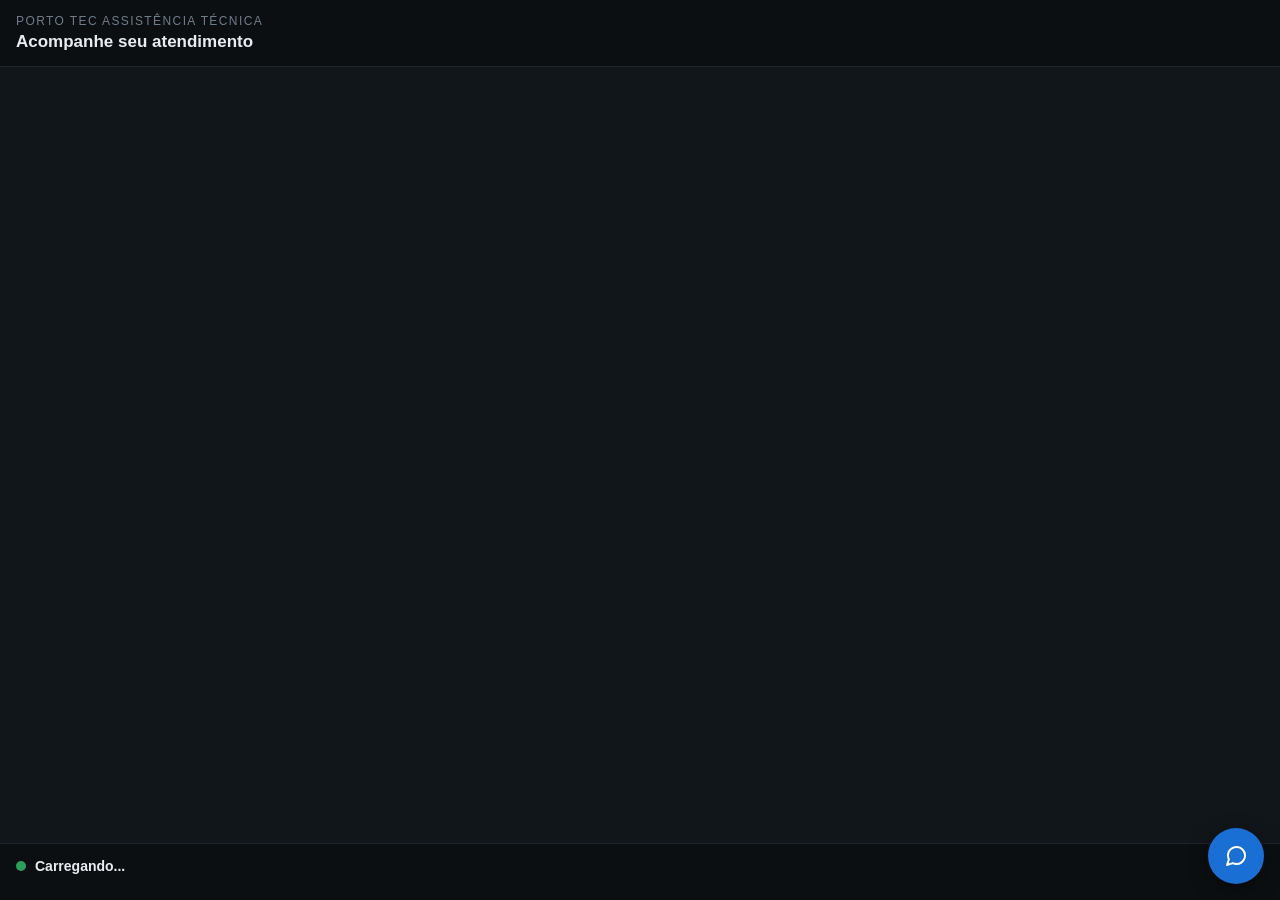
<file: templates/acompanhar.html>
<!DOCTYPE html>
<html lang="pt-BR">
<head>
  <meta charset="utf-8">
  <meta name="viewport" content="width=device-width, initial-scale=1, viewport-fit=cover">
  <title>Acompanhe seu atendimento · Porto Tec</title>
  <link rel="icon" href="/static/assets/favicon-32x32.png">
  <link rel="stylesheet" href="/static/vendor/leaflet/leaflet.css">
  <style>
    :root { color-scheme: dark; }
    * { box-sizing: border-box; }
    body {
      margin: 0; background: #0c0f12; color: #e8edf3;
      font-family: -apple-system, BlinkMacSystemFont, "Segoe UI", Roboto, sans-serif;
      min-height: 100vh; display: flex; flex-direction: column;
    }
    header { padding: 14px 16px; border-bottom: 1px solid #1e252d; }
    .marca { font-size: 12px; letter-spacing: 1.4px; text-transform: uppercase; color: #6f7d8c; }
    h1 { font-size: 17px; margin: 4px 0 0; font-weight: 700; }
    #mapa { flex: 1; min-height: 320px; background: #11161b; }
    .painel { padding: 14px 16px 20px; border-top: 1px solid #1e252d; }
    .estado {
      display: flex; align-items: center; gap: 9px;
      font-size: 14px; font-weight: 600; margin-bottom: 6px;
    }
    .bolinha { width: 10px; height: 10px; border-radius: 50%; background: #2aa05c; flex: none; }
    .bolinha.pulsa { animation: pulsa 1.6s ease-in-out infinite; }
    .bolinha.parado { background: #8b97a3; animation: none; }
    @keyframes pulsa { 0%,100% { opacity: 1; } 50% { opacity: .35; } }
    .detalhe { font-size: 12.5px; color: #94a1ae; line-height: 1.6; }
    .aviso {
      margin-top: 10px; padding: 10px 12px; border-radius: 8px;
      background: rgba(42,160,92,.12); border: 1px solid rgba(42,160,92,.3);
      font-size: 12.5px; line-height: 1.55;
    }
    .aviso.encerrado { background: rgba(139,151,163,.12); border-color: rgba(139,151,163,.3); }
    /* Cartão do técnico: quem espera em casa quer saber quem vai chegar.
       Fica ACIMA do mapa de propósito — é a primeira coisa que o cliente lê. */
    .tec-cartao {
      display: flex; align-items: center; gap: 12px;
      padding: 12px 16px; border-bottom: 1px solid #1e252d;
      background: #10151a;
    }
    .tec-cartao:empty { display: none; }
    .avatar {
      width: 46px; height: 46px; border-radius: 50%; object-fit: cover;
      flex: none; border: 2px solid #2a333d;
    }
    .avatar.sem-foto {
      display: flex; align-items: center; justify-content: center;
      color: #fff; font-weight: 700; font-size: 19px; border-color: transparent;
    }
    .tec-nome { font-size: 15px; font-weight: 700; }
    .tec-papel { font-size: 11.5px; color: #7f8d9b; margin-top: 2px; }


    /* ─── Chat flutuante ────────────────────────────────────────────
       Bolinha no canto direito. O cliente nao tem conta e nao vai criar uma
       para perguntar "que horas ele chega?" -- o link dele JA e a credencial,
       entao a conversa vive dentro da propria pagina de acompanhamento. */
    .chat-bolha {
      position: fixed; right: 16px; bottom: 16px; z-index: 900;
      width: 56px; height: 56px; border-radius: 50%;
      background: #1a6fd4; color: #fff; border: none; cursor: pointer;
      display: flex; align-items: center; justify-content: center;
      box-shadow: 0 6px 20px rgba(0,0,0,.45);
      transition: transform .15s ease;
    }
    .chat-bolha:hover { transform: scale(1.06); }
    .chat-bolha .badge-chat {
      position: absolute; top: -2px; right: -2px; min-width: 20px; height: 20px;
      border-radius: 99px; background: #e04c4c; color: #fff;
      font-size: 11px; font-weight: 700; display: none;
      align-items: center; justify-content: center; padding: 0 5px;
    }
    .chat-bolha .badge-chat.tem { display: flex; }

    .chat-janela {
      position: fixed; right: 16px; bottom: 82px; z-index: 900;
      width: min(340px, calc(100vw - 32px)); max-height: min(460px, 70vh);
      display: none; flex-direction: column;
      background: #10161c; border: 1px solid #1e252d; border-radius: 14px;
      box-shadow: 0 10px 34px rgba(0,0,0,.55); overflow: hidden;
    }
    .chat-janela.aberto { display: flex; }
    .chat-topo {
      padding: 12px 14px; border-bottom: 1px solid #1e252d;
      font-size: 13px; font-weight: 700;
    }
    .chat-topo small { display: block; font-weight: 400; font-size: 11px; color: #7f8d9b; margin-top: 2px; }
    .chat-corpo { flex: 1; overflow-y: auto; padding: 12px; display: flex; flex-direction: column; gap: 8px; }
    .msg { max-width: 82%; padding: 8px 11px; border-radius: 12px; font-size: 13px; line-height: 1.45; }
    .msg .hora { display: block; font-size: 10px; opacity: .6; margin-top: 3px; }
    .msg.deles { align-self: flex-start; background: #1b2530; border-bottom-left-radius: 4px; }
    .msg.minha { align-self: flex-end; background: #1a6fd4; border-bottom-right-radius: 4px; }
    .msg.sistema { align-self: center; background: rgba(42,160,92,.14); color: #9fe3ba; font-size: 12px; text-align: center; }
    .chat-envio { display: flex; gap: 6px; padding: 10px; border-top: 1px solid #1e252d; }
    .chat-envio input {
      flex: 1; background: #0c1116; border: 1px solid #1e252d; border-radius: 9px;
      color: #e8edf3; padding: 9px 11px; font-size: 13px; font-family: inherit;
    }
    .chat-envio button {
      background: #1a6fd4; color: #fff; border: none; border-radius: 9px;
      padding: 0 14px; cursor: pointer; font-weight: 600;
    }

    /* Leaflet injeta estilo inline nos tiles; sem isso o mapa fica claro
       demais ao lado do resto da página. */
    .leaflet-tile { filter: brightness(.85) saturate(.9); }
  </style>
</head>
<body>
  <header>
    <div class="marca">Porto Tec Assistência Técnica</div>
    <h1 id="titulo">Acompanhe seu atendimento</h1>
  </header>

  <div class="tec-cartao" id="cabecalho-tecnico"></div>

  <div id="mapa"></div>

  <div class="painel">
    <div class="estado">
      <span class="bolinha pulsa" id="bolinha"></span>
      <span id="estado-txt">Carregando...</span>
    </div>
    <div class="detalhe" id="detalhe"></div>
    <div id="caixa-aviso"></div>
  </div>


  <button class="chat-bolha" id="chat-bolha" aria-label="Falar com a Porto Tec">
    <svg width="24" height="24" viewBox="0 0 24 24" fill="none" stroke="currentColor" stroke-width="2" stroke-linecap="round" stroke-linejoin="round"><path d="M21 11.5a8.38 8.38 0 0 1-.9 3.8 8.5 8.5 0 0 1-7.6 4.7 8.38 8.38 0 0 1-3.8-.9L3 21l1.9-5.7a8.38 8.38 0 0 1-.9-3.8 8.5 8.5 0 0 1 4.7-7.6 8.38 8.38 0 0 1 3.8-.9h.5a8.48 8.48 0 0 1 8 8v.5z"/></svg>
    <span class="badge-chat" id="chat-badge"></span>
  </button>

  <div class="chat-janela" id="chat-janela" role="dialog" aria-label="Conversa com a Porto Tec">
    <div class="chat-topo">Falar com a Porto Tec
      <small>Dúvida sobre o atendimento? Escreva aqui.</small>
    </div>
    <div class="chat-corpo" id="chat-corpo"></div>
    <form class="chat-envio" id="chat-form">
      <input id="chat-texto" placeholder="Escreva sua mensagem..." autocomplete="off" maxlength="1000">
      <button type="submit" aria-label="Enviar">↑</button>
    </form>
  </div>

  <script src="/static/vendor/leaflet/leaflet.js"></script>
  <script>
    (function () {
      const TOKEN = {{ token | tojson }};
      // Dois ritmos. Com o tecnico se movendo no mapa, 20s acompanha o
      // carrinho de perto. Sem posicao ao vivo so ha a previsao, que muda com
      // o relogio: 60s basta e poupa bateria e dados de quem esta esperando.
      const INTERVALO_AO_VIVO = 20000;
      const INTERVALO_PREVISAO = 60000;

      let mapa = null;
      // Guardada fora do desenho porque desenharTecnico() roda a cada ciclo e
      // a foto vem uma vez só, junto com o resto da resposta.
      let fotoTecnico = null;
      let marcadorTecnico = null;
      let circuloPrecisao = null;
      let linhaRota = null;
      let jaEnquadrou = false;

      function iniciarMapa(centro) {
        // setView junto com a criacao: adicionar camada antes de haver visao
        // definida quebra o Leaflet com "undefined (reading 'intersects')".
        mapa = L.map('mapa', { attributionControl: false }).setView(centro, 15);
        L.tileLayer('https://{s}.tile.openstreetmap.org/{z}/{x}/{y}.png', { maxZoom: 18 }).addTo(mapa);
      }

      function hora(txtUtc) {
        if (!txtUtc) return null;
        // O servidor grava "AAAA-MM-DD HH:MM:SS" em UTC. O Z e o T explicitos
        // fazem o navegador converter para o fuso de quem esta olhando; sem
        // eles, o iPhone interpreta como hora local e mostra 3h a menos.
        const d = new Date(String(txtUtc).replace(' ', 'T') + 'Z');
        return isNaN(d) ? null : d;
      }

      function formatar(d) {
        return d.toLocaleTimeString('pt-BR', { hour: '2-digit', minute: '2-digit' });
      }

      // Cartão com a cara e o nome de quem vai chegar, acima do mapa.
      function mostrarCabecalhoTecnico(d) {
        const alvo = document.getElementById('cabecalho-tecnico');
        if (!alvo || alvo.dataset.pronto === '1') return;

        const cor = d.tecnico_cor || '#1a6fd4';
        const inicial = (d.tecnico || '?').trim().charAt(0).toUpperCase();
        const avatar = d.tecnico_foto
          ? `<img src="${d.tecnico_foto}" alt="" class="avatar">`
          : `<div class="avatar sem-foto" style="background:${cor}">${inicial}</div>`;

        alvo.innerHTML = `${avatar}
          <div>
            <div class="tec-nome">${d.tecnico || 'Técnico'}</div>
            <div class="tec-papel">Técnico da Porto Tec a caminho</div>
          </div>`;
        alvo.dataset.pronto = '1';   // não redesenha a cada ciclo
      }

      function haQuantoTempo(seg) {
        if (seg == null) return '';
        if (seg < 60) return 'agora mesmo';
        const min = Math.round(seg / 60);
        if (min < 60) return `ha ${min} min`;
        return `ha ${Math.round(min / 60)} h`;
      }

      // Desenha (ou move) o carrinho do tecnico e o tracejado ate a casa.
      // Pino cinza e opaco quando a posicao envelheceu: o cliente precisa
      // enxergar a diferenca entre "esta aqui" e "foi visto aqui ha 8 min",
      // senao interpreta carro parado como tecnico que nao saiu do lugar.
      function desenharTecnico(pos, destino) {
        if (!mapa || !pos) return;
        const aoVivo = pos.ao_vivo;
        const cor = aoVivo ? '#1a6fd4' : '#8b95a3';
        const ponto = [pos.lat, pos.lng];

        // Com foto, o pino É o rosto do técnico — mesma ideia do aplicativo de
        // corrida: quem espera em casa quer saber QUEM vai bater na porta.
        // Sem foto, volta ao carrinho. O anel colorido mantém a leitura de
        // "ao vivo" (cor) x "posição antiga" (cinza) nos dois casos.
        const miolo = fotoTecnico
          ? `<img src="${fotoTecnico}" alt="" style="width:100%;height:100%;
               border-radius:50%;object-fit:cover;display:block;">`
          : '<span style="font-size:16px;line-height:1">🚗</span>';

        const icone = L.divIcon({
          className: '',
          html: `<div style="width:42px;height:42px;border-radius:50%;background:${cor};
                 border:3px solid ${cor};box-shadow:0 2px 10px rgba(0,0,0,.45);
                 display:flex;align-items:center;justify-content:center;overflow:hidden;
                 opacity:${aoVivo ? 1 : .72};">${miolo}</div>`,
          iconSize: [42, 42], iconAnchor: [21, 21],
        });

        const rotulo = aoVivo ? 'Tecnico agora' : `Visto ${haQuantoTempo(pos.idade_seg)}`;

        if (marcadorTecnico) {
          marcadorTecnico.setLatLng(ponto);
          marcadorTecnico.setIcon(icone);
          marcadorTecnico.setTooltipContent(rotulo);
        } else {
          marcadorTecnico = L.marker(ponto, { icon: icone })
            .addTo(mapa).bindTooltip(rotulo, { direction: 'top' });
        }

        // Circulo de incerteza. Um ponto seco no mapa afirma uma precisao que
        // o aparelho nao tem: com 300m de erro, o tecnico pode estar em
        // qualquer lugar dentro do circulo. Desenhar isso e mais honesto e
        // evita o cliente concluir "ele esta na rua de tras" quando nao esta.
        // Abaixo de 60m nao desenha: circulo minusculo so polui a tela.
        const raio = pos.precisao || 0;
        if (raio > 60) {
          if (circuloPrecisao) {
            circuloPrecisao.setLatLng(ponto);
            circuloPrecisao.setRadius(raio);
            circuloPrecisao.setStyle({ color: cor, fillColor: cor });
          } else {
            circuloPrecisao = L.circle(ponto, {
              radius: raio, color: cor, fillColor: cor,
              fillOpacity: .12, weight: 1, opacity: .4,
            }).addTo(mapa);
          }
        } else if (circuloPrecisao) {
          mapa.removeLayer(circuloPrecisao);
          circuloPrecisao = null;
        }

        // Linha reta e nao rota de rua: o servidor nao calcula trajeto, e
        // fingir um caminho que o tecnico nao vai fazer engana mais do que
        // ajuda. A reta comunica direcao e distancia, que e o que importa.
        const temDestino = destino && destino.lat != null && destino.lng != null;
        if (temDestino) {
          const traco = [ponto, [destino.lat, destino.lng]];
          if (linhaRota) linhaRota.setLatLngs(traco);
          else linhaRota = L.polyline(traco, {
            color: cor, weight: 3, opacity: .6, dashArray: '8 8',
          }).addTo(mapa);
          linhaRota.setStyle({ color: cor });

          // Enquadra os dois UMA vez. Reenquadrar a cada 20s tiraria o mapa do
          // lugar toda hora, justo quando o cliente esta tentando olhar.
          if (!jaEnquadrou) {
            mapa.fitBounds(L.latLngBounds(traco).pad(0.35));
            jaEnquadrou = true;
          }
        }
      }

      async function atualizar() {
        let d;
        try {
          const resp = await fetch(`/api/rastreio/${TOKEN}`, { cache: 'no-store' });
          d = await resp.json();
          if (!resp.ok) throw new Error(d.erro || 'Nao foi possivel carregar');
        } catch (e) {
          document.getElementById('estado-txt').textContent = 'Sem conexao';
          document.getElementById('bolinha').className = 'bolinha parado';
          return false;
        }

        const destino = d.destino || {};
        const temDestino = destino.lat != null && destino.lng != null;

        // Tudo que toca o Leaflet (iniciarMapa/marcadores/desenharTecnico) fica
        // protegido por try/catch daqui pra frente. Antes, se o script do mapa
        // nao tivesse carregado -- rede ruim, bloqueio no aparelho do cliente,
        // CDN fora -- o erro derrubava a funcao INTEIRA sem cair em catch
        // nenhum: o ciclo() nunca chegava no proximo setTimeout, a tela ficava
        // travada pra sempre com o mapa preto (o fundo escuro do <div id=mapa>
        // sem tile nenhum em cima), e so a bolinha verde continuava piscando
        // (ela e CSS puro, roda mesmo com o JS travado) -- exatamente a dupla
        // "tela preta + piscando" que os clientes reportaram em 2026-08-25.
        // Isolar aqui garante que o texto de estado/previsao (que nao depende
        // do Leaflet) sempre atualiza, com ou sem mapa.

        // O mapa nasce no destino quando ele existe; se o CEP nao foi
        // geocodificado, nasce na posicao do tecnico. Antes, sem destino nao
        // havia mapa nenhum — e o cliente ficava sem ver nada, mesmo com o
        // tecnico reportando posicao.
        try {
          if (!mapa && !temDestino && d.posicao) {
            iniciarMapa([d.posicao.lat, d.posicao.lng]);
            jaEnquadrou = true;  // sem destino nao ha o que enquadrar junto
          }

          if (!mapa && temDestino) {
            iniciarMapa([destino.lat, destino.lng]);
            L.marker([destino.lat, destino.lng], {
              icon: L.divIcon({
                className: '',
                html: `<div style="width:32px;height:32px;border-radius:50%;background:#e02020;
                       border:3px solid #fff;box-shadow:0 2px 8px rgba(0,0,0,.5);display:flex;
                       align-items:center;justify-content:center;font-size:15px;">🏠</div>`,
                iconSize: [32, 32], iconAnchor: [16, 16],
              }),
            }).addTo(mapa).bindTooltip('Seu endereco', { direction: 'top' });
          }
        } catch (e) {
          console.warn('Mapa indisponivel:', e);
        }

        const estadoTxt = document.getElementById('estado-txt');
        const bolinha = document.getElementById('bolinha');
        const detalhe = document.getElementById('detalhe');
        const caixa = document.getElementById('caixa-aviso');

        if (d.chegou) {
          estadoTxt.textContent = 'Atendimento concluido';
          bolinha.className = 'bolinha parado';
          detalhe.textContent = `${d.tecnico} ja finalizou este atendimento.`;
          caixa.innerHTML = '<div class="aviso encerrado">Obrigado por acompanhar.</div>';
          return true;
        }

        if (!d.ativo) {
          estadoTxt.textContent = 'Acompanhamento encerrado';
          bolinha.className = 'bolinha parado';
          detalhe.textContent = 'Este link nao esta mais ativo.';
          caixa.innerHTML = '<div class="aviso encerrado">Se ainda estiver aguardando, fale com a Porto Tec.</div>';
          return true;
        }

        fotoTecnico = d.tecnico_foto || null;
        mostrarCabecalhoTecnico(d);

        const pos = d.posicao;
        if (pos) {
          try { desenharTecnico(pos, destino); }
          catch (e) { console.warn('Mapa indisponivel:', e); }
        }

        estadoTxt.textContent = pos && pos.ao_vivo
          ? `${d.tecnico} esta a caminho`
          : `${d.tecnico} saiu para o atendimento`;
        bolinha.className = 'bolinha pulsa';

        const saiu = hora(d.saiu_em);
        const chega = hora(d.chegada_prevista);

        if (chega) {
          const faltam = Math.round((chega - new Date()) / 60000);
          // Previsao vencida nao vira numero negativo: passa a "a qualquer
          // momento", que e honesto e nao assusta quem esta esperando.
          const restante = faltam > 0
            ? `Chega em cerca de ${faltam} min`
            : 'Deve chegar a qualquer momento';
          caixa.innerHTML = `<div class="aviso"><strong>${restante}</strong><br>
            Previsao: ${formatar(chega)}${saiu ? ' · saiu as ' + formatar(saiu) : ''}</div>`;
        } else if (saiu) {
          caixa.innerHTML = `<div class="aviso"><strong>Saiu as ${formatar(saiu)}</strong></div>`;
        }

        // A idade da posicao entra no texto de baixo, nao no titulo: quem
        // espera quer primeiro o "quando chega", e depois o "onde esta".
        const ondeEsta = pos
          ? (pos.ao_vivo ? ' · no mapa em tempo real'
                         : ` · ultima posicao ${haQuantoTempo(pos.idade_seg)}`)
          : '';
        detalhe.textContent =
          (destino.endereco ? `Indo ate ${destino.endereco}` : '') + ondeEsta;

        // Devolve o ritmo: so acelera para 20s quando ha de fato carrinho
        // andando no mapa. Sem isso o celular do cliente faria 3x mais
        // requisicoes para ver um numero de previsao que nem mudou.
        return pos && pos.ao_vivo ? 'aovivo' : false;
      }


      // ─── Chat com a Porto Tec ─────────────────────────────────────
      // A SALA e o proprio token do link: quem tem o link fala nesta conversa
      // e em nenhuma outra. Isso da identidade, escopo e validade de graca --
      // um chat generico teria que construir os tres.
      //
      // Polling e nao websocket: o servidor roda com 1 worker e 8 threads, e
      // cada conexao aberta prenderia uma thread. Oito clientes com o chat
      // aberto travariam a aplicacao. 8s e o meio termo entre parecer vivo e
      // nao torrar dados de quem esta no celular.
      // Set dos ids ja desenhados: duas buscas concorrentes (o ciclo de 8s
      // e a disparada logo apos enviar) liam o mesmo chatUltimoId antes de
      // qualquer uma atualizar, e as duas desenhavam a MESMA mensagem.
      const chatVistos = new Set();
      let chatOcupado = false;
      let chatUltimoId = 0;
      let chatAberto = false;
      let chatNaoLidas = 0;

      function chatHora(txt) {
        const d = hora(txt);
        return d ? formatar(d) : '';
      }

      function chatDesenhar(msgs) {
        const corpo = document.getElementById('chat-corpo');
        msgs.forEach(m => {
          if (chatVistos.has(m.id)) return;
          chatVistos.add(m.id);
          const div = document.createElement('div');
          const tipo = m.autor_tipo === 'cliente' ? 'minha'
                     : (m.autor_tipo === 'sistema' ? 'sistema' : 'deles');
          div.className = 'msg ' + tipo;
          const nome = (tipo === 'deles' && m.autor_nome) ? `<b>${m.autor_nome}</b><br>` : '';
          div.innerHTML = `${nome}${String(m.texto).replace(/[<>&]/g, c => (
            { '<': '&lt;', '>': '&gt;', '&': '&amp;' }[c]))}
            <span class="hora">${chatHora(m.criado_em)}</span>`;
          corpo.appendChild(div);
          chatUltimoId = Math.max(chatUltimoId, m.id);

          // So conta como nao lida o que veio DELES com a janela fechada.
          if (!chatAberto && tipo !== 'minha') chatNaoLidas++;
        });
        if (msgs.length) corpo.scrollTop = corpo.scrollHeight;

        const badge = document.getElementById('chat-badge');
        badge.textContent = chatNaoLidas;
        badge.classList.toggle('tem', chatNaoLidas > 0);
      }

      async function chatBuscar() {
        if (chatOcupado) return;
        chatOcupado = true;
        try {
          const r = await fetch(`/api/chat/${TOKEN}?desde=${chatUltimoId}`, { cache: 'no-store' });
          if (!r.ok) return;
          const d = await r.json();
          if (d.mensagens && d.mensagens.length) chatDesenhar(d.mensagens);
        } catch { /* sem sinal: tenta no proximo ciclo */ }
        finally { chatOcupado = false; }
      }

      document.getElementById('chat-bolha').addEventListener('click', () => {
        chatAberto = !chatAberto;
        document.getElementById('chat-janela').classList.toggle('aberto', chatAberto);
        if (chatAberto) {
          chatNaoLidas = 0;
          document.getElementById('chat-badge').classList.remove('tem');
          document.getElementById('chat-texto').focus();
          document.getElementById('chat-corpo').scrollTop = 1e6;
        }
      });

      document.getElementById('chat-form').addEventListener('submit', async (e) => {
        e.preventDefault();
        const campo = document.getElementById('chat-texto');
        const texto = campo.value.trim();
        if (!texto) return;
        campo.value = '';
        try {
          await fetch(`/api/chat/${TOKEN}`, {
            method: 'POST',
            headers: { 'Content-Type': 'application/json' },
            body: JSON.stringify({ texto }),
          });
          chatBuscar();
        } catch {
          // Devolve o texto: perder a mensagem sem avisar seria pior.
          campo.value = texto;
          alert('Sem conexao agora. Tente de novo em instantes.');
        }
      });

      chatBuscar();
      setInterval(chatBuscar, 8000);

      async function ciclo() {
        // Rede de seguranca de ultima instancia: qualquer excecao nao prevista
        // dentro de atualizar() para de propagar aqui, e o ciclo continua
        // tentando de novo em vez de morrer pra sempre (o que deixaria a tela
        // parada com o ultimo estado exibido, indefinidamente).
        let r = false;
        try {
          r = await atualizar();
        } catch (e) {
          console.warn('Falha no ciclo de atualizacao:', e);
        }
        if (r === true) return;  // acabou: chegou ou link encerrado
        setTimeout(ciclo, r === 'aovivo' ? INTERVALO_AO_VIVO : INTERVALO_PREVISAO);
      }
      ciclo();
    })();
  </script>
</body>
</html>
</file>
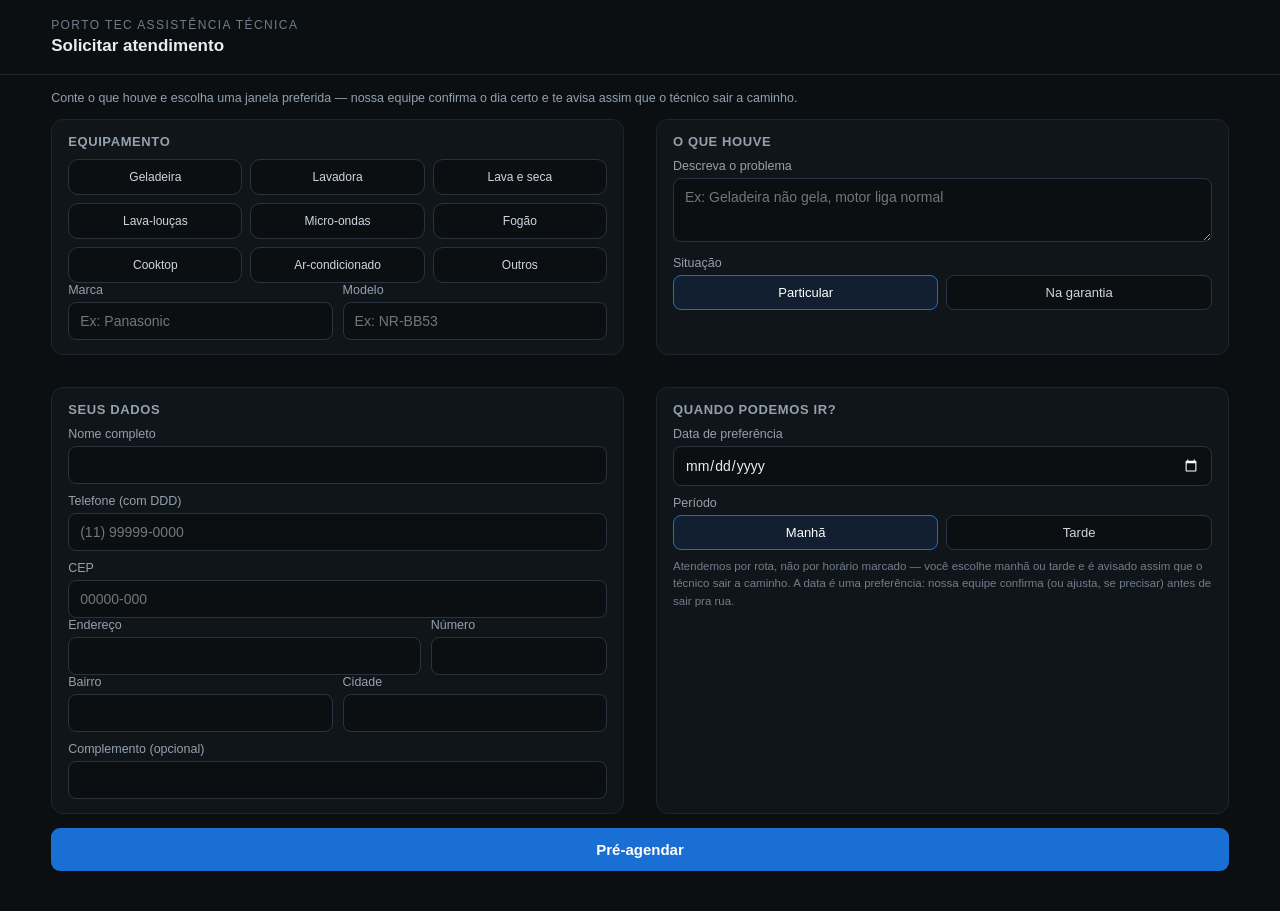
<file: templates/novo_atendimento.html>
<!DOCTYPE html>
<html lang="pt-BR">
<head>
  <meta charset="utf-8">
  <meta name="viewport" content="width=device-width, initial-scale=1, viewport-fit=cover">
  <title>Solicitar atendimento · Porto Tec</title>
  <link rel="icon" href="/static/assets/favicon-32x32.png">
  <style>
    :root { color-scheme: dark; }
    * { box-sizing: border-box; }
    body {
      margin: 0; background: #0c0f12; color: #e8edf3;
      font-family: -apple-system, BlinkMacSystemFont, "Segoe UI", Roboto, sans-serif;
      min-height: 100vh;
    }
    header { padding: 18px clamp(16px, 4vw, 64px); border-bottom: 1px solid #1e252d; }
    .marca { font-size: 12px; letter-spacing: 1.4px; text-transform: uppercase; color: #6f7d8c; }
    h1 { font-size: 17px; margin: 4px 0 0; font-weight: 700; }
    main { padding: 16px clamp(16px, 4vw, 64px) 40px; display: flex; flex-direction: column; gap: 14px; }
    .card { background: #10151a; border: 1px solid #1e252d; border-radius: 12px; padding: 14px 16px; }
    .card h2 { font-size: 13px; margin: 0 0 10px; color: #94a1ae; text-transform: uppercase; letter-spacing: .6px; }

    /* SEM breakpoint fixo de propósito (pedido de 2026-09-17, terceira
       rodada: dois "@media min-width" seguidos não bateram com a janela real
       de quem estava testando). flex-wrap reage ao espaço DISPONÍVEL de
       verdade: cada cartão pede uma largura mínima e quebra pra baixo
       sozinho quando não cabem dois lado a lado — sem "versão celular" e
       "versão desktop" como dois modos separados pra adivinhar. */
    .grid-cards { display: flex; flex-wrap: wrap; gap: clamp(14px, 2.5vw, 32px); }
    .grid-cards > .card { flex: 1 1 380px; min-width: 0; }

    .grid-equip { display: grid; grid-template-columns: repeat(3, 1fr); gap: 8px; }
    .equip-pick {
      border: 1px solid #2a333d; border-radius: 10px; padding: 10px 4px; text-align: center;
      font-size: 12px; cursor: pointer; background: #0c0f12; color: #cdd6df;
    }
    .equip-pick.selecionado { border-color: #1a6fd4; background: rgba(26,111,212,.12); color: #fff; }

    label { display: block; font-size: 12.5px; color: #94a1ae; margin: 10px 0 5px; }
    label:first-child { margin-top: 0; }
    input, textarea, select {
      width: 100%; background: #0c0f12; border: 1px solid #2a333d; border-radius: 8px;
      padding: 10px 11px; font-size: 14px; color: #e8edf3; font-family: inherit;
    }
    textarea { min-height: 64px; resize: vertical; }
    input:focus, textarea:focus, select:focus { outline: none; border-color: #1a6fd4; }
    .linha-2 { display: grid; grid-template-columns: 1fr 1fr; gap: 10px; }
    .linha-3 { display: grid; grid-template-columns: 2fr 1fr; gap: 10px; }

    .tag-escolha { display: flex; gap: 8px; }
    .tag-op {
      flex: 1; border: 1px solid #2a333d; border-radius: 8px; padding: 9px 0; text-align: center;
      font-size: 13px; cursor: pointer; background: #0c0f12; color: #cdd6df;
    }
    .tag-op.selecionado { border-color: #1a6fd4; background: rgba(26,111,212,.12); color: #fff; }

    .aviso-rota { font-size: 11.5px; color: #6f7d8c; line-height: 1.5; margin-top: 8px; }

    .btn-enviar {
      width: 100%; background: #1a6fd4; color: #fff; border: none; border-radius: 9px;
      padding: 13px 0; font-size: 15px; font-weight: 700; cursor: pointer; font-family: inherit;
    }
    .btn-enviar:disabled { opacity: .55; cursor: default; }
    .erro-lista { background: rgba(224,32,32,.12); border: 1px solid rgba(224,32,32,.3); border-radius: 10px;
                  padding: 10px 12px; font-size: 13px; }
    .erro-lista ul { margin: 4px 0 0; padding-left: 18px; }

    #tela-ok { display: none; text-align: center; padding-top: 30px; }
    #tela-ok .check { color: #2aa05c; font-size: 42px; }
    #tela-ok h2 { font-size: 18px; margin: 10px 0 4px; text-transform: none; color: #e8edf3; }
    #tela-ok p { font-size: 13px; color: #94a1ae; }
    .link-central { display: inline-block; margin-top: 14px; background: #1a6fd4; color: #fff;
                    text-decoration: none; padding: 11px 22px; border-radius: 9px; font-size: 14px; font-weight: 700; }
  </style>
</head>
<body>
  <header>
    <div class="marca">Porto Tec Assistência Técnica</div>
    <h1>Solicitar atendimento</h1>
  </header>

  <main id="tela-form">
    <p style="font-size:12.5px;color:#94a1ae;margin:0;">
      Conte o que houve e escolha uma janela preferida — nossa equipe confirma o dia certo
      e te avisa assim que o técnico sair a caminho.
    </p>

    <div class="grid-cards">
    <div class="card">
      <h2>Equipamento</h2>
      <div class="grid-equip" id="grid-equip"></div>
      <div id="equip-outro-wrap" style="display:none;">
        <label for="equip-outro">Qual equipamento?</label>
        <input type="text" id="equip-outro" placeholder="Ex: Adega climatizada">
      </div>
      <div class="linha-2">
        <div><label for="f-marca">Marca</label><input type="text" id="f-marca" placeholder="Ex: Panasonic"></div>
        <div><label for="f-modelo">Modelo</label><input type="text" id="f-modelo" placeholder="Ex: NR-BB53"></div>
      </div>
    </div>

    <div class="card">
      <h2>O que houve</h2>
      <label for="f-defeito">Descreva o problema</label>
      <textarea id="f-defeito" placeholder="Ex: Geladeira não gela, motor liga normal"></textarea>
      <label>Situação</label>
      <div class="tag-escolha">
        <div class="tag-op selecionado" data-situacao="particular">Particular</div>
        <div class="tag-op" data-situacao="garantia">Na garantia</div>
      </div>
    </div>

    <div class="card">
      <h2>Seus dados</h2>
      <label for="f-nome">Nome completo</label>
      <input type="text" id="f-nome" autocomplete="name">
      <label for="f-telefone">Telefone (com DDD)</label>
      <input type="tel" id="f-telefone" inputmode="tel" autocomplete="tel" placeholder="(11) 99999-0000">
      <label for="f-cep">CEP</label>
      <input type="text" id="f-cep" inputmode="numeric" maxlength="9" placeholder="00000-000">
      <div class="linha-3">
        <div><label for="f-endereco">Endereço</label><input type="text" id="f-endereco"></div>
        <div><label for="f-numero">Número</label><input type="text" id="f-numero"></div>
      </div>
      <div class="linha-2">
        <div><label for="f-bairro">Bairro</label><input type="text" id="f-bairro"></div>
        <div><label for="f-cidade">Cidade</label><input type="text" id="f-cidade"></div>
      </div>
      <label for="f-complemento">Complemento (opcional)</label>
      <input type="text" id="f-complemento">
    </div>

    <div class="card">
      <h2>Quando podemos ir?</h2>
      <label for="f-data">Data de preferência</label>
      <input type="date" id="f-data">
      <label>Período</label>
      <div class="tag-escolha">
        <div class="tag-op selecionado" data-periodo="manha">Manhã</div>
        <div class="tag-op" data-periodo="tarde">Tarde</div>
      </div>
      <p class="aviso-rota">Atendemos por rota, não por horário marcado — você escolhe manhã ou tarde e é
        avisado assim que o técnico sair a caminho. A data é uma preferência: nossa equipe confirma
        (ou ajusta, se precisar) antes de sair pra rua.</p>
    </div>
    </div>

    <div class="erro-lista" id="caixa-erro" style="display:none;"></div>

    <button class="btn-enviar" id="btn-enviar">Pré-agendar</button>
  </main>

  <main id="tela-ok">
    <div class="check">✓</div>
    <h2>Pré-agendamento realizado</h2>
    <p>Seu atendimento será confirmado após análise das informações enviadas.</p>
    <a class="link-central" id="link-central" href="#">Ver minha solicitação →</a>
  </main>

  <script>
    (function () {
      const EQUIPAMENTOS = ['Geladeira', 'Lavadora', 'Lava e seca', 'Lava-louças', 'Micro-ondas',
                            'Fogão', 'Cooktop', 'Ar-condicionado', 'Outros'];
      let equipSelecionado = null;
      let situacao = 'particular';
      let periodo = 'manha';

      const gridEquip = document.getElementById('grid-equip');
      gridEquip.innerHTML = EQUIPAMENTOS.map(nome =>
        `<div class="equip-pick" data-equip="${nome}">${nome}</div>`).join('');

      gridEquip.addEventListener('click', (ev) => {
        const alvo = ev.target.closest('.equip-pick');
        if (!alvo) return;
        gridEquip.querySelectorAll('.equip-pick').forEach(el => el.classList.remove('selecionado'));
        alvo.classList.add('selecionado');
        equipSelecionado = alvo.dataset.equip;
        document.getElementById('equip-outro-wrap').style.display =
          equipSelecionado === 'Outros' ? '' : 'none';
      });

      document.querySelectorAll('[data-situacao]').forEach(el => {
        el.addEventListener('click', () => {
          document.querySelectorAll('[data-situacao]').forEach(o => o.classList.remove('selecionado'));
          el.classList.add('selecionado');
          situacao = el.dataset.situacao;
        });
      });
      document.querySelectorAll('[data-periodo]').forEach(el => {
        el.addEventListener('click', () => {
          document.querySelectorAll('[data-periodo]').forEach(o => o.classList.remove('selecionado'));
          el.classList.add('selecionado');
          periodo = el.dataset.periodo;
        });
      });

      // Telefone: só formata visualmente, quem valida de verdade é o servidor.
      document.getElementById('f-telefone').addEventListener('input', (ev) => {
        let v = ev.target.value.replace(/\D/g, '').slice(0, 11);
        if (v.length > 6) v = `(${v.slice(0,2)}) ${v.slice(2,7)}-${v.slice(7)}`;
        else if (v.length > 2) v = `(${v.slice(0,2)}) ${v.slice(2)}`;
        ev.target.value = v;
      });

      // Data mínima = hoje, no fuso do navegador (aproximação suficiente pra
      // um campo de PREFERÊNCIA — o servidor rejeita data passada de qualquer jeito).
      const fData = document.getElementById('f-data');
      fData.min = new Date().toISOString().slice(0, 10);

      // CEP -> autopreenche endereço (mesmo endpoint que o painel já usa pro
      // cadastro de cliente) — a pessoa ainda pode corrigir tudo antes de enviar.
      document.getElementById('f-cep').addEventListener('blur', async (ev) => {
        const cep = ev.target.value.replace(/\D/g, '');
        if (cep.length !== 8) return;
        try {
          const r = await fetch(`/api/clientes/cep/${cep}`);
          if (!r.ok) return;
          const d = await r.json();
          if (d.endereco) document.getElementById('f-endereco').value = d.endereco;
          if (d.bairro) document.getElementById('f-bairro').value = d.bairro;
          if (d.cidade) document.getElementById('f-cidade').value = d.cidade;
        } catch (e) { /* sem autofill não trava o formulário */ }
      });
      document.getElementById('f-cep').addEventListener('input', (ev) => {
        let v = ev.target.value.replace(/\D/g, '').slice(0, 8);
        if (v.length > 5) v = `${v.slice(0,5)}-${v.slice(5)}`;
        ev.target.value = v;
      });

      function mostrarErros(lista) {
        const caixa = document.getElementById('caixa-erro');
        if (!lista || !lista.length) { caixa.style.display = 'none'; return; }
        caixa.innerHTML = '<b>Confira antes de enviar:</b><ul>' +
          lista.map(e => `<li>${e}</li>`).join('') + '</ul>';
        caixa.style.display = '';
        caixa.scrollIntoView({ behavior: 'smooth', block: 'center' });
      }

      document.getElementById('btn-enviar').addEventListener('click', async () => {
        const btn = document.getElementById('btn-enviar');
        const equipamentoFinal = equipSelecionado === 'Outros'
          ? document.getElementById('equip-outro').value.trim()
          : equipSelecionado;

        const corpo = {
          tipo_aparelho: equipamentoFinal || '',
          marca: document.getElementById('f-marca').value,
          modelo: document.getElementById('f-modelo').value,
          defeito_declarado: document.getElementById('f-defeito').value,
          situacao,
          nome: document.getElementById('f-nome').value,
          telefone: document.getElementById('f-telefone').value,
          cep: document.getElementById('f-cep').value,
          endereco: document.getElementById('f-endereco').value,
          numero: document.getElementById('f-numero').value,
          complemento: document.getElementById('f-complemento').value,
          bairro: document.getElementById('f-bairro').value,
          cidade: document.getElementById('f-cidade').value,
          preferencia_data: document.getElementById('f-data').value,
          preferencia_periodo: periodo,
        };

        btn.disabled = true;
        btn.textContent = 'Enviando...';
        try {
          const r = await fetch('/api/novo-atendimento', {
            method: 'POST',
            headers: { 'Content-Type': 'application/json' },
            body: JSON.stringify(corpo),
          });
          const d = await r.json();
          if (!r.ok) {
            mostrarErros(d.erros || [d.erro || 'Não foi possível enviar. Confira os dados.']);
            return;
          }
          document.getElementById('tela-form').style.display = 'none';
          document.getElementById('link-central').href = `/os/cliente/${d.token}`;
          document.getElementById('tela-ok').style.display = 'block';
        } catch (e) {
          mostrarErros(['Sem conexão agora. Tente de novo em instantes.']);
        } finally {
          btn.disabled = false;
          btn.textContent = 'Pré-agendar';
        }
      });
    })();
  </script>
</body>
</html>
</file>
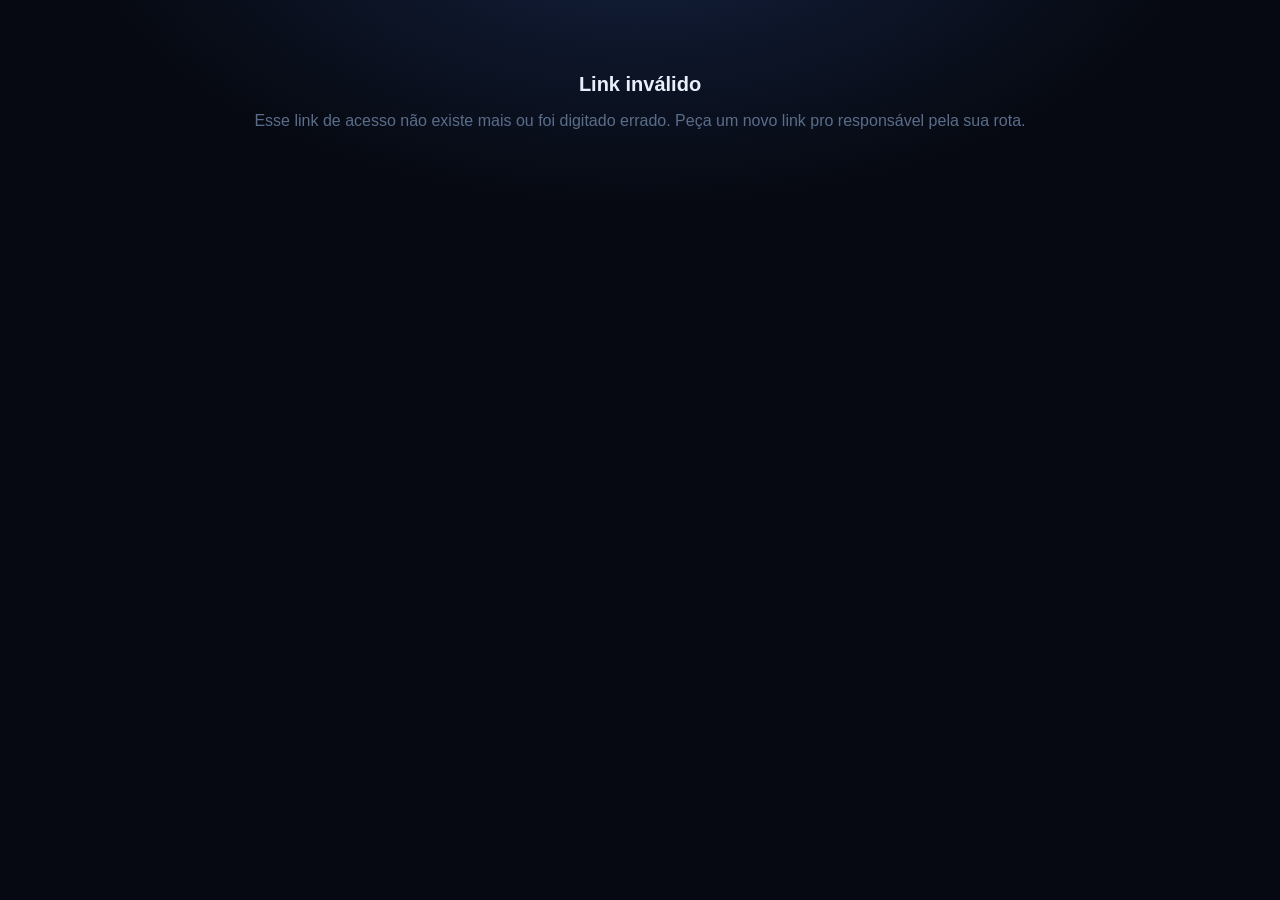
<file: templates/tecnico_invalido.html>
<!DOCTYPE html>
<html lang="pt-BR">
<head>
  <meta charset="UTF-8">
  <meta name="viewport" content="width=device-width, initial-scale=1.0">
  <meta name="color-scheme" content="dark">
  <title>Link inválido — Portotec</title>
  <link rel="stylesheet" href="/static/tecnico.css">
</head>
<body>
  <div class="t-vazio">
    <h1>Link inválido</h1>
    <p>Esse link de acesso não existe mais ou foi digitado errado. Peça um novo link pro responsável pela sua rota.</p>
  </div>
</body>
</html>
</file>
<file: static/vendor/leaflet/leaflet.css>
/* required styles */

.leaflet-pane,
.leaflet-tile,
.leaflet-marker-icon,
.leaflet-marker-shadow,
.leaflet-tile-container,
.leaflet-pane > svg,
.leaflet-pane > canvas,
.leaflet-zoom-box,
.leaflet-image-layer,
.leaflet-layer {
	position: absolute;
	left: 0;
	top: 0;
	}
.leaflet-container {
	overflow: hidden;
	}
.leaflet-tile,
.leaflet-marker-icon,
.leaflet-marker-shadow {
	-webkit-user-select: none;
	   -moz-user-select: none;
	        user-select: none;
	  -webkit-user-drag: none;
	}
/* Prevents IE11 from highlighting tiles in blue */
.leaflet-tile::selection {
	background: transparent;
}
/* Safari renders non-retina tile on retina better with this, but Chrome is worse */
.leaflet-safari .leaflet-tile {
	image-rendering: -webkit-optimize-contrast;
	}
/* hack that prevents hw layers "stretching" when loading new tiles */
.leaflet-safari .leaflet-tile-container {
	width: 1600px;
	height: 1600px;
	-webkit-transform-origin: 0 0;
	}
.leaflet-marker-icon,
.leaflet-marker-shadow {
	display: block;
	}
/* .leaflet-container svg: reset svg max-width decleration shipped in Joomla! (joomla.org) 3.x */
/* .leaflet-container img: map is broken in FF if you have max-width: 100% on tiles */
.leaflet-container .leaflet-overlay-pane svg {
	max-width: none !important;
	max-height: none !important;
	}
.leaflet-container .leaflet-marker-pane img,
.leaflet-container .leaflet-shadow-pane img,
.leaflet-container .leaflet-tile-pane img,
.leaflet-container img.leaflet-image-layer,
.leaflet-container .leaflet-tile {
	max-width: none !important;
	max-height: none !important;
	width: auto;
	padding: 0;
	}

.leaflet-container img.leaflet-tile {
	/* See: https://bugs.chromium.org/p/chromium/issues/detail?id=600120 */
	mix-blend-mode: plus-lighter;
}

.leaflet-container.leaflet-touch-zoom {
	-ms-touch-action: pan-x pan-y;
	touch-action: pan-x pan-y;
	}
.leaflet-container.leaflet-touch-drag {
	-ms-touch-action: pinch-zoom;
	/* Fallback for FF which doesn't support pinch-zoom */
	touch-action: none;
	touch-action: pinch-zoom;
}
.leaflet-container.leaflet-touch-drag.leaflet-touch-zoom {
	-ms-touch-action: none;
	touch-action: none;
}
.leaflet-container {
	-webkit-tap-highlight-color: transparent;
}
.leaflet-container a {
	-webkit-tap-highlight-color: rgba(51, 181, 229, 0.4);
}
.leaflet-tile {
	filter: inherit;
	visibility: hidden;
	}
.leaflet-tile-loaded {
	visibility: inherit;
	}
.leaflet-zoom-box {
	width: 0;
	height: 0;
	-moz-box-sizing: border-box;
	     box-sizing: border-box;
	z-index: 800;
	}
/* workaround for https://bugzilla.mozilla.org/show_bug.cgi?id=888319 */
.leaflet-overlay-pane svg {
	-moz-user-select: none;
	}

.leaflet-pane         { z-index: 400; }

.leaflet-tile-pane    { z-index: 200; }
.leaflet-overlay-pane { z-index: 400; }
.leaflet-shadow-pane  { z-index: 500; }
.leaflet-marker-pane  { z-index: 600; }
.leaflet-tooltip-pane   { z-index: 650; }
.leaflet-popup-pane   { z-index: 700; }

.leaflet-map-pane canvas { z-index: 100; }
.leaflet-map-pane svg    { z-index: 200; }

.leaflet-vml-shape {
	width: 1px;
	height: 1px;
	}
.lvml {
	behavior: url(#default#VML);
	display: inline-block;
	position: absolute;
	}


/* control positioning */

.leaflet-control {
	position: relative;
	z-index: 800;
	pointer-events: visiblePainted; /* IE 9-10 doesn't have auto */
	pointer-events: auto;
	}
.leaflet-top,
.leaflet-bottom {
	position: absolute;
	z-index: 1000;
	pointer-events: none;
	}
.leaflet-top {
	top: 0;
	}
.leaflet-right {
	right: 0;
	}
.leaflet-bottom {
	bottom: 0;
	}
.leaflet-left {
	left: 0;
	}
.leaflet-control {
	float: left;
	clear: both;
	}
.leaflet-right .leaflet-control {
	float: right;
	}
.leaflet-top .leaflet-control {
	margin-top: 10px;
	}
.leaflet-bottom .leaflet-control {
	margin-bottom: 10px;
	}
.leaflet-left .leaflet-control {
	margin-left: 10px;
	}
.leaflet-right .leaflet-control {
	margin-right: 10px;
	}


/* zoom and fade animations */

.leaflet-fade-anim .leaflet-popup {
	opacity: 0;
	-webkit-transition: opacity 0.2s linear;
	   -moz-transition: opacity 0.2s linear;
	        transition: opacity 0.2s linear;
	}
.leaflet-fade-anim .leaflet-map-pane .leaflet-popup {
	opacity: 1;
	}
.leaflet-zoom-animated {
	-webkit-transform-origin: 0 0;
	    -ms-transform-origin: 0 0;
	        transform-origin: 0 0;
	}
svg.leaflet-zoom-animated {
	will-change: transform;
}

.leaflet-zoom-anim .leaflet-zoom-animated {
	-webkit-transition: -webkit-transform 0.25s cubic-bezier(0,0,0.25,1);
	   -moz-transition:    -moz-transform 0.25s cubic-bezier(0,0,0.25,1);
	        transition:         transform 0.25s cubic-bezier(0,0,0.25,1);
	}
.leaflet-zoom-anim .leaflet-tile,
.leaflet-pan-anim .leaflet-tile {
	-webkit-transition: none;
	   -moz-transition: none;
	        transition: none;
	}

.leaflet-zoom-anim .leaflet-zoom-hide {
	visibility: hidden;
	}


/* cursors */

.leaflet-interactive {
	cursor: pointer;
	}
.leaflet-grab {
	cursor: -webkit-grab;
	cursor:    -moz-grab;
	cursor:         grab;
	}
.leaflet-crosshair,
.leaflet-crosshair .leaflet-interactive {
	cursor: crosshair;
	}
.leaflet-popup-pane,
.leaflet-control {
	cursor: auto;
	}
.leaflet-dragging .leaflet-grab,
.leaflet-dragging .leaflet-grab .leaflet-interactive,
.leaflet-dragging .leaflet-marker-draggable {
	cursor: move;
	cursor: -webkit-grabbing;
	cursor:    -moz-grabbing;
	cursor:         grabbing;
	}

/* marker & overlays interactivity */
.leaflet-marker-icon,
.leaflet-marker-shadow,
.leaflet-image-layer,
.leaflet-pane > svg path,
.leaflet-tile-container {
	pointer-events: none;
	}

.leaflet-marker-icon.leaflet-interactive,
.leaflet-image-layer.leaflet-interactive,
.leaflet-pane > svg path.leaflet-interactive,
svg.leaflet-image-layer.leaflet-interactive path {
	pointer-events: visiblePainted; /* IE 9-10 doesn't have auto */
	pointer-events: auto;
	}

/* visual tweaks */

.leaflet-container {
	background: #ddd;
	outline-offset: 1px;
	}
.leaflet-container a {
	color: #0078A8;
	}
.leaflet-zoom-box {
	border: 2px dotted #38f;
	background: rgba(255,255,255,0.5);
	}


/* general typography */
.leaflet-container {
	font-family: "Helvetica Neue", Arial, Helvetica, sans-serif;
	font-size: 12px;
	font-size: 0.75rem;
	line-height: 1.5;
	}


/* general toolbar styles */

.leaflet-bar {
	box-shadow: 0 1px 5px rgba(0,0,0,0.65);
	border-radius: 4px;
	}
.leaflet-bar a {
	background-color: #fff;
	border-bottom: 1px solid #ccc;
	width: 26px;
	height: 26px;
	line-height: 26px;
	display: block;
	text-align: center;
	text-decoration: none;
	color: black;
	}
.leaflet-bar a,
.leaflet-control-layers-toggle {
	background-position: 50% 50%;
	background-repeat: no-repeat;
	display: block;
	}
.leaflet-bar a:hover,
.leaflet-bar a:focus {
	background-color: #f4f4f4;
	}
.leaflet-bar a:first-child {
	border-top-left-radius: 4px;
	border-top-right-radius: 4px;
	}
.leaflet-bar a:last-child {
	border-bottom-left-radius: 4px;
	border-bottom-right-radius: 4px;
	border-bottom: none;
	}
.leaflet-bar a.leaflet-disabled {
	cursor: default;
	background-color: #f4f4f4;
	color: #bbb;
	}

.leaflet-touch .leaflet-bar a {
	width: 30px;
	height: 30px;
	line-height: 30px;
	}
.leaflet-touch .leaflet-bar a:first-child {
	border-top-left-radius: 2px;
	border-top-right-radius: 2px;
	}
.leaflet-touch .leaflet-bar a:last-child {
	border-bottom-left-radius: 2px;
	border-bottom-right-radius: 2px;
	}

/* zoom control */

.leaflet-control-zoom-in,
.leaflet-control-zoom-out {
	font: bold 18px 'Lucida Console', Monaco, monospace;
	text-indent: 1px;
	}

.leaflet-touch .leaflet-control-zoom-in, .leaflet-touch .leaflet-control-zoom-out  {
	font-size: 22px;
	}


/* layers control */

.leaflet-control-layers {
	box-shadow: 0 1px 5px rgba(0,0,0,0.4);
	background: #fff;
	border-radius: 5px;
	}
.leaflet-control-layers-toggle {
	background-image: url(images/layers.png);
	width: 36px;
	height: 36px;
	}
.leaflet-retina .leaflet-control-layers-toggle {
	background-image: url(images/layers-2x.png);
	background-size: 26px 26px;
	}
.leaflet-touch .leaflet-control-layers-toggle {
	width: 44px;
	height: 44px;
	}
.leaflet-control-layers .leaflet-control-layers-list,
.leaflet-control-layers-expanded .leaflet-control-layers-toggle {
	display: none;
	}
.leaflet-control-layers-expanded .leaflet-control-layers-list {
	display: block;
	position: relative;
	}
.leaflet-control-layers-expanded {
	padding: 6px 10px 6px 6px;
	color: #333;
	background: #fff;
	}
.leaflet-control-layers-scrollbar {
	overflow-y: scroll;
	overflow-x: hidden;
	padding-right: 5px;
	}
.leaflet-control-layers-selector {
	margin-top: 2px;
	position: relative;
	top: 1px;
	}
.leaflet-control-layers label {
	display: block;
	font-size: 13px;
	font-size: 1.08333em;
	}
.leaflet-control-layers-separator {
	height: 0;
	border-top: 1px solid #ddd;
	margin: 5px -10px 5px -6px;
	}

/* Default icon URLs */
.leaflet-default-icon-path { /* used only in path-guessing heuristic, see L.Icon.Default */
	background-image: url(images/marker-icon.png);
	}


/* attribution and scale controls */

.leaflet-container .leaflet-control-attribution {
	background: #fff;
	background: rgba(255, 255, 255, 0.8);
	margin: 0;
	}
.leaflet-control-attribution,
.leaflet-control-scale-line {
	padding: 0 5px;
	color: #333;
	line-height: 1.4;
	}
.leaflet-control-attribution a {
	text-decoration: none;
	}
.leaflet-control-attribution a:hover,
.leaflet-control-attribution a:focus {
	text-decoration: underline;
	}
.leaflet-attribution-flag {
	display: inline !important;
	vertical-align: baseline !important;
	width: 1em;
	height: 0.6669em;
	}
.leaflet-left .leaflet-control-scale {
	margin-left: 5px;
	}
.leaflet-bottom .leaflet-control-scale {
	margin-bottom: 5px;
	}
.leaflet-control-scale-line {
	border: 2px solid #777;
	border-top: none;
	line-height: 1.1;
	padding: 2px 5px 1px;
	white-space: nowrap;
	-moz-box-sizing: border-box;
	     box-sizing: border-box;
	background: rgba(255, 255, 255, 0.8);
	text-shadow: 1px 1px #fff;
	}
.leaflet-control-scale-line:not(:first-child) {
	border-top: 2px solid #777;
	border-bottom: none;
	margin-top: -2px;
	}
.leaflet-control-scale-line:not(:first-child):not(:last-child) {
	border-bottom: 2px solid #777;
	}

.leaflet-touch .leaflet-control-attribution,
.leaflet-touch .leaflet-control-layers,
.leaflet-touch .leaflet-bar {
	box-shadow: none;
	}
.leaflet-touch .leaflet-control-layers,
.leaflet-touch .leaflet-bar {
	border: 2px solid rgba(0,0,0,0.2);
	background-clip: padding-box;
	}


/* popup */

.leaflet-popup {
	position: absolute;
	text-align: center;
	margin-bottom: 20px;
	}
.leaflet-popup-content-wrapper {
	padding: 1px;
	text-align: left;
	border-radius: 12px;
	}
.leaflet-popup-content {
	margin: 13px 24px 13px 20px;
	line-height: 1.3;
	font-size: 13px;
	font-size: 1.08333em;
	min-height: 1px;
	}
.leaflet-popup-content p {
	margin: 17px 0;
	margin: 1.3em 0;
	}
.leaflet-popup-tip-container {
	width: 40px;
	height: 20px;
	position: absolute;
	left: 50%;
	margin-top: -1px;
	margin-left: -20px;
	overflow: hidden;
	pointer-events: none;
	}
.leaflet-popup-tip {
	width: 17px;
	height: 17px;
	padding: 1px;

	margin: -10px auto 0;
	pointer-events: auto;

	-webkit-transform: rotate(45deg);
	   -moz-transform: rotate(45deg);
	    -ms-transform: rotate(45deg);
	        transform: rotate(45deg);
	}
.leaflet-popup-content-wrapper,
.leaflet-popup-tip {
	background: white;
	color: #333;
	box-shadow: 0 3px 14px rgba(0,0,0,0.4);
	}
.leaflet-container a.leaflet-popup-close-button {
	position: absolute;
	top: 0;
	right: 0;
	border: none;
	text-align: center;
	width: 24px;
	height: 24px;
	font: 16px/24px Tahoma, Verdana, sans-serif;
	color: #757575;
	text-decoration: none;
	background: transparent;
	}
.leaflet-container a.leaflet-popup-close-button:hover,
.leaflet-container a.leaflet-popup-close-button:focus {
	color: #585858;
	}
.leaflet-popup-scrolled {
	overflow: auto;
	}

.leaflet-oldie .leaflet-popup-content-wrapper {
	-ms-zoom: 1;
	}
.leaflet-oldie .leaflet-popup-tip {
	width: 24px;
	margin: 0 auto;

	-ms-filter: "progid:DXImageTransform.Microsoft.Matrix(M11=0.70710678, M12=0.70710678, M21=-0.70710678, M22=0.70710678)";
	filter: progid:DXImageTransform.Microsoft.Matrix(M11=0.70710678, M12=0.70710678, M21=-0.70710678, M22=0.70710678);
	}

.leaflet-oldie .leaflet-control-zoom,
.leaflet-oldie .leaflet-control-layers,
.leaflet-oldie .leaflet-popup-content-wrapper,
.leaflet-oldie .leaflet-popup-tip {
	border: 1px solid #999;
	}


/* div icon */

.leaflet-div-icon {
	background: #fff;
	border: 1px solid #666;
	}


/* Tooltip */
/* Base styles for the element that has a tooltip */
.leaflet-tooltip {
	position: absolute;
	padding: 6px;
	background-color: #fff;
	border: 1px solid #fff;
	border-radius: 3px;
	color: #222;
	white-space: nowrap;
	-webkit-user-select: none;
	-moz-user-select: none;
	-ms-user-select: none;
	user-select: none;
	pointer-events: none;
	box-shadow: 0 1px 3px rgba(0,0,0,0.4);
	}
.leaflet-tooltip.leaflet-interactive {
	cursor: pointer;
	pointer-events: auto;
	}
.leaflet-tooltip-top:before,
.leaflet-tooltip-bottom:before,
.leaflet-tooltip-left:before,
.leaflet-tooltip-right:before {
	position: absolute;
	pointer-events: none;
	border: 6px solid transparent;
	background: transparent;
	content: "";
	}

/* Directions */

.leaflet-tooltip-bottom {
	margin-top: 6px;
}
.leaflet-tooltip-top {
	margin-top: -6px;
}
.leaflet-tooltip-bottom:before,
.leaflet-tooltip-top:before {
	left: 50%;
	margin-left: -6px;
	}
.leaflet-tooltip-top:before {
	bottom: 0;
	margin-bottom: -12px;
	border-top-color: #fff;
	}
.leaflet-tooltip-bottom:before {
	top: 0;
	margin-top: -12px;
	margin-left: -6px;
	border-bottom-color: #fff;
	}
.leaflet-tooltip-left {
	margin-left: -6px;
}
.leaflet-tooltip-right {
	margin-left: 6px;
}
.leaflet-tooltip-left:before,
.leaflet-tooltip-right:before {
	top: 50%;
	margin-top: -6px;
	}
.leaflet-tooltip-left:before {
	right: 0;
	margin-right: -12px;
	border-left-color: #fff;
	}
.leaflet-tooltip-right:before {
	left: 0;
	margin-left: -12px;
	border-right-color: #fff;
	}

/* Printing */

@media print {
	/* Prevent printers from removing background-images of controls. */
	.leaflet-control {
		-webkit-print-color-adjust: exact;
		print-color-adjust: exact;
		}
	}
</file>
<file: static/tecnico.css>
/* ─── Portotec · view do técnico — leve, mobile-first, sem o peso do
   painel admin (sem mapa, sem Leaflet, sem gerenciamento de técnicos) */
:root {
  --bg:            #060911;
  --bg-card:       #111c31;
  --bg-elevated:   #18294a;
  --bg-input:      #080e1a;
  --border:        rgba(148,178,220,0.10);
  --border-bright: rgba(148,178,220,0.18);
  --accent:        #4f8dfb;
  --accent-deep:   #2563eb;
  --accent-dim:    rgba(79,141,251,0.14);
  --accent-text:   #a6c8ff;
  --success:       #34d399;
  --success-dim:   rgba(52,211,153,0.14);
  --success-text:  #86efac;
  --text-primary:   #eaf0fb;
  --text-secondary: #9aacc6;
  --text-muted:     #5a6d8a;
  --font-display: 'Syne', sans-serif;
  --font-body:    'Inter', sans-serif;
  --font-mono:    'JetBrains Mono', monospace;
  --radius: 10px;
  --radius-lg: 16px;
}

* { box-sizing: border-box; }

body {
  margin: 0;
  min-height: 100dvh;
  background: radial-gradient(ellipse 80% 60% at 50% -10%, #14213f 0%, var(--bg) 55%);
  color: var(--text-primary);
  font-family: var(--font-body);
  -webkit-tap-highlight-color: transparent;
}

.t-header {
  display: flex;
  align-items: center;
  gap: 12px;
  padding: 18px 16px;
  border-bottom: 1px solid var(--border);
  position: sticky;
  top: 0;
  background: rgba(6,9,17,0.9);
  backdrop-filter: blur(10px);
  z-index: 10;
}
.t-header-dot { width: 12px; height: 12px; border-radius: 50%; flex-shrink: 0; box-shadow: 0 0 10px currentColor; }
.t-header-nome { font-family: var(--font-display); font-weight: 700; font-size: 16.5px; }
.t-header-sub { font-size: 11px; color: var(--text-muted); text-transform: uppercase; letter-spacing: 1px; }
.t-btn-sino {
  margin-left: auto;
  background: var(--bg-elevated);
  border: 1px solid var(--border-bright);
  color: var(--text-secondary);
  border-radius: 999px;
  width: 38px; height: 38px;
  display: flex; align-items: center; justify-content: center;
  cursor: pointer;
}
.t-btn-sino.ativo { color: var(--success-text); border-color: rgba(52,211,153,0.35); background: var(--success-dim); }

.t-btn-sos {
  background: rgba(248,113,113,0.14); border: 1px solid rgba(248,113,113,0.4);
  color: #fca5a5; border-radius: 999px; width: 38px; height: 38px;
  display: flex; align-items: center; justify-content: center;
  cursor: pointer; font-size: 16px; margin-left: 6px;
}

.t-btn-almoco {
  margin-left: auto;
  background: var(--bg-elevated);
  border: 1px solid var(--border-bright);
  color: var(--text-secondary);
  border-radius: 999px;
  padding: 0 14px; height: 38px;
  font-family: inherit; font-size: 12.5px; font-weight: 650;
  display: flex; align-items: center; gap: 6px;
  cursor: pointer; white-space: nowrap;
}
.t-btn-almoco.em-almoco {
  color: var(--accent-text); border-color: var(--accent); background: var(--accent-dim);
}
.t-btn-almoco.atrasado {
  color: var(--danger-text); border-color: var(--danger); background: var(--danger-dim);
}

.t-main { padding: 14px 14px 60px; max-width: 560px; margin: 0 auto; }

.t-fichas { display: flex; flex-direction: column; gap: 12px; margin-bottom: 18px; }
.t-ficha-card {
  background: var(--bg-card);
  border: 1px solid var(--border);
  border-radius: var(--radius-lg);
  padding: 16px 18px;
  cursor: pointer;
  transition: border-color 0.15s;
}
.t-ficha-card.selecionada { border-color: var(--accent); background: var(--accent-dim); }
.t-ficha-card.concluida { opacity: 0.6; }
.t-ficha-titulo { font-family: var(--font-display); font-weight: 700; font-size: 16px; display: flex; align-items: center; gap: 8px; }
.t-ficha-meta { font-size: 12.5px; color: var(--text-muted); font-family: var(--font-mono); margin-top: 5px; }
.t-tag-ok { color: var(--success-text); font-size: 11px; text-transform: uppercase; letter-spacing: 1px; font-weight: 700; }

.t-vazio { padding: 60px 20px; text-align: center; color: var(--text-muted); }
.t-vazio h1 { font-family: var(--font-display); color: var(--text-primary); font-size: 20px; }

/* Espaço reservado embaixo pro selo de GPS (.t-gps-selo, position:fixed,
   bottom:10px) nunca ficar POR CIMA do botão "Concluir" do último cartão
   visível na rolagem — sem essa folga o toque nem chega no botão, só no
   selo por baixo dele. Mesma lição já aplicada no painel do escritório
   (.main/.historico-wrap, ver style.css) pros avisos fixos de lá; faltava
   aqui. Suspeita de 2026-09-03: "o técnico não está conseguindo dar baixa". */
.t-detalhe { display: none; padding-bottom: 90px; }
.t-detalhe.aberto { display: block; }
#lista-fichas { padding-bottom: 90px; }

/* Polimento de transições (pedido de 2026-09-03): trocar de tela "seco"
   (display:none -> block direto) parece quebrado mesmo funcionando certo.
   Um fade + leve deslize de baixo pra cima é barato (CSS puro, sem lib) e
   já tira a sensação de tela travando. Reduced-motion sempre pode desligar. */
@keyframes tTelaEntrar {
  from { opacity: 0; transform: translateY(10px); }
  to   { opacity: 1; transform: translateY(0); }
}
.t-detalhe.aberto,
#lista-fichas.t-tela-entrando {
  animation: tTelaEntrar .24s ease-out;
}
@media (prefers-reduced-motion: reduce) {
  .t-detalhe.aberto,
  #lista-fichas.t-tela-entrando {
    animation: none;
  }
}
.t-voltar {
  background: none; border: none; color: var(--accent-text);
  font-size: 12px; padding: 8px 0; margin-bottom: 8px; cursor: pointer;
  display: flex; align-items: center; gap: 6px;
}

.t-acao-rota {
  width: 100%;
  padding: 12px;
  border-radius: var(--radius);
  border: none;
  font-family: var(--font-display);
  font-weight: 700;
  font-size: 12px;
  text-transform: uppercase;
  letter-spacing: 0.6px;
  cursor: pointer;
  margin-bottom: 14px;
  display: flex; align-items: center; justify-content: center; gap: 8px;
  background: linear-gradient(135deg, var(--accent), var(--accent-deep));
  color: #fff;
}
.t-acao-rota.reabrir { background: var(--bg-elevated); color: var(--text-secondary); border: 1px solid var(--border-bright); }

.t-ponto {
  background: var(--bg-card);
  border: 1px solid var(--border);
  border-radius: var(--radius-lg);
  padding: 17px 18px;
  margin-bottom: 12px;
  display: flex;
  gap: 14px;
  align-items: flex-start;
}
.t-ponto.concluido { opacity: 0.55; }
/* O número virou BOTÃO: é por ele que o técnico conclui o atendimento e
   registra o desfecho. Cresceu de 26px para 40px — 26 é alvo pequeno demais
   para o polegar de quem está de pé na calçada; a recomendação de
   acessibilidade é 44, e 40 com folga ao redor chega perto sem desalinhar o
   cartão. A borda tracejada anuncia que é clicável: círculo chapado com um
   número dentro parece etiqueta, não botão. */
.t-ponto-num {
  width: 40px; height: 40px; border-radius: 50%;
  background: var(--bg-elevated); color: var(--text-secondary);
  display: flex; align-items: center; justify-content: center;
  font-family: var(--font-mono); font-size: 15px; font-weight: 700;
  flex-shrink: 0; cursor: pointer;
  border: 2px dashed rgba(255,255,255,.20);
  transition: background .15s, border-color .15s, color .15s;
  -webkit-tap-highlight-color: transparent;
}
.t-ponto-num:active { transform: scale(.94); }
.t-ponto-num.concluido {
  border-style: solid; border-color: #34d399;
  background: rgba(52,211,153,.16); color: #86efac;
}
.t-ponto-info { flex: 1; min-width: 0; }
/* Aumentado (pedido de 2026-09-03: "tudo muito junto e pequeno, feio pro
   técnico") — 13/12/11px é confortável olhando de perto numa mesa, mas
   este cartão é lido de pé, na rua, muitas vezes sob sol, com o celular
   mais longe do rosto do que a distância normal de leitura. */
.t-ponto-cliente { font-weight: 700; font-size: 15.5px; }
.t-ponto-endereco { font-size: 13.5px; color: var(--text-secondary); margin-top: 4px; line-height: 1.4; }
.t-ponto-aparelho { font-size: 12.5px; color: var(--text-muted); margin-top: 3px; }
.t-ponto-acoes { display: flex; gap: 10px; margin-top: 13px; flex-wrap: wrap; }
.t-ponto-link {
  font-size: 13px; color: var(--accent-text); text-decoration: none;
  border: 1px solid var(--border-bright); border-radius: 999px; padding: 8px 14px;
  display: inline-flex; align-items: center; gap: 6px;
}
.t-ponto-link-waze { color: #a6e0ff; border-color: rgba(166,224,255,0.3); }
.t-ponto-voz {
  font: inherit; cursor: pointer;
  color: var(--success-text); border-color: rgba(52,211,153,0.35);
  background: var(--success-dim);
}
.t-ponto-voz.gravando {
  background: rgba(224,32,32,.16); border-color: #e02020; color: #ff8a8a;
  animation: tVozPulso 1.1s ease-in-out infinite;
}
@keyframes tVozPulso {
  0%, 100% { box-shadow: 0 0 0 0 rgba(224,32,32,.35); }
  50%      { box-shadow: 0 0 0 6px rgba(224,32,32,0); }
}
@media (prefers-reduced-motion: reduce) {
  .t-ponto-voz.gravando { animation: none; }
}
.t-ponto-check {
  border: 1px solid var(--border-bright);
  background: var(--bg-elevated);
  color: var(--text-secondary);
  border-radius: 999px;
  padding: 8px 14px;
  font-size: 13px;
  font-weight: 600;
  cursor: pointer;
  display: inline-flex; align-items: center; gap: 6px;
}
.t-ponto-check.concluido { background: var(--success-dim); border-color: rgba(52,211,153,0.35); color: var(--success-text); }

.t-loading { text-align: center; padding: 40px; color: var(--text-muted); font-size: 12px; }

.t-toast {
  position: fixed; bottom: 18px; left: 50%; transform: translateX(-50%);
  background: var(--bg-elevated); border: 1px solid var(--border-bright);
  color: var(--text-primary); padding: 10px 18px; border-radius: 999px;
  font-size: 12px; z-index: 50; opacity: 0; pointer-events: none;
  transition: opacity 0.2s;
}
.t-toast.show { opacity: 1; }

svg { width: 14px; height: 14px; }

/* Faixa de aviso quando a tela está mostrando dados do cache offline ou tem
   ação esperando sinal. Fica no topo, fixa e em cor de alerta de propósito:
   é informação que muda o que o técnico deve confiar na tela, não um detalhe
   decorativo que possa passar batido enquanto ele dirige. */
.t-aviso-offline {
  position: sticky;
  top: 0;
  z-index: 50;
  padding: 7px 12px;
  background: #8a5a00;
  color: #fff;
  font-size: 12px;
  font-weight: 600;
  text-align: center;
  letter-spacing: 0.2px;
}

/* Botão "A caminho" — avisa o grupo antes de sair dirigindo.
   Cor própria (verde do WhatsApp) para não se confundir com os links de
   navegação ao lado: são ações diferentes e o toque é dado com pressa. */
.t-ponto-link-aviso {
  background: #128c7e;
  color: #fff;
  border: none;
  font-family: inherit;
  font-size: inherit;
  cursor: pointer;
}
.t-ponto-link-aviso:active { background: #0d6b60; }

/* Faixa "Abrir Waze" que aparece depois do aviso no grupo.
   Fixa no rodape e do tamanho de um polegar: e tocada com o carro ligado,
   muitas vezes com o celular no suporte. */
.t-abrir-waze {
  position: fixed;
  left: 12px; right: 12px; bottom: 14px;
  z-index: 200;
  padding: 15px 16px;
  border-radius: 10px;
  background: #33ccff;
  color: #06283d;
  font-size: 15px; font-weight: 700;
  text-align: center;
  text-decoration: none;
  display: block;
  box-shadow: 0 4px 16px rgba(0,0,0,0.35);
}
.t-abrir-waze:active { background: #22b8e6; }

/* Folha de ações do "A caminho".
   Substituiu o disparo automático: ação programática que sai da tela depende
   de permissão do navegador, varia por aparelho e falha em silêncio. Toque de
   verdade em link não depende de nada. */
.t-folha-fundo {
  position: fixed; inset: 0; z-index: 300;
  background: rgba(0,0,0,0.6);
  display: flex; align-items: flex-end; justify-content: center;
  padding: 12px;
}
.t-folha {
  width: 100%; max-width: 460px;
  background: #14181d;
  border-radius: 14px;
  padding: 16px;
  box-shadow: 0 -4px 24px rgba(0,0,0,0.5);
}
.t-folha-titulo {
  font-size: 15px; font-weight: 700; color: #fff;
  margin-bottom: 10px;
}
.t-folha-msg {
  background: #0c0f12;
  border: 1px solid #262c33;
  border-radius: 8px;
  padding: 10px;
  font-size: 12px; line-height: 1.55;
  color: #c9d2dc;
  white-space: pre-wrap; word-break: break-word;
  max-height: 45vh; overflow-y: auto;
  margin: 0 0 12px;
  font-family: inherit;
}
/* Botões do tamanho de um polegar: são tocados com o carro ligado. */
.t-folha-btn {
  display: block; width: 100%;
  padding: 14px;
  margin-bottom: 8px;
  border: none; border-radius: 9px;
  font-size: 15px; font-weight: 700;
  text-align: center; text-decoration: none;
  font-family: inherit;
  cursor: pointer;
}
.t-folha-btn.whats  { background: #25d366; color: #04371c; }
.t-folha-btn.copiar { background: #2a323b; color: #d6dee7; }
.t-folha-btn.waze   { background: #33ccff; color: #06283d; }
/* Depois de enviar no WhatsApp, o Waze é o próximo passo — o destaque diz
   isso sem precisar de texto explicando. */
.t-folha-btn.waze.destaque { box-shadow: 0 0 0 3px rgba(51,204,255,0.45); }
.t-folha-btn.fechar { background: transparent; color: #8b97a3; margin-bottom: 0; }

/* Selo de versão: discreto, mas legível quando alguém procura. Serve para
   responder "o código novo chegou nesse aparelho?" sem depender de palpite. */
.t-selo-versao {
  position: fixed; right: 6px; bottom: 4px;
  z-index: 10;
  font-size: 10px;
  color: rgba(255,255,255,0.28);
  pointer-events: none;
}

/* O "Waze" agora e um <button> (dispara o aviso antes de navegar), entao
   precisa herdar a aparencia dos links irmaos em vez da do botao do sistema. */
button.t-ponto-link-waze {
  border: none;
  font-family: inherit;
  font-size: inherit;
  cursor: pointer;
}

/* A rota de hoje salta aos olhos: e a pergunta que o tecnico faz ao abrir o
   app, e ele faz isso com pressa, muitas vezes ja dentro do carro. */
.t-ficha-card.hoje { border-left: 4px solid #2aa05c; background: rgba(42,160,92,.07); }
.t-tag-hoje {
  background: #2aa05c; color: #fff;
  font-size: 10px; font-weight: 800; letter-spacing: .6px;
  padding: 2px 7px; border-radius: 4px; margin-left: 6px;
  vertical-align: middle;
}

/* Selo do GPS. Fica FIXO no rodape, acima de tudo, porque o tecnico precisa
   conseguir olhar de relance e saber se o cliente esta ou nao vendo ele --
   sem abrir menu, sem rolar a tela, com o celular no suporte do carro.
   A versao anterior nao tinha nada disso: permissao negada era silencio
   absoluto, e a primeira pessoa a descobrir era o cliente. */
.t-gps-selo {
  position: fixed; left: 10px; right: 10px; bottom: 10px;
  z-index: 60;
  display: flex; align-items: center; justify-content: center; gap: 8px;
  padding: 10px 14px; border-radius: 10px;
  font-size: 13px; font-weight: 700; text-align: center;
  box-shadow: 0 4px 14px rgba(0,0,0,.35);
}
.t-gps-selo::before {
  content: ''; width: 9px; height: 9px; border-radius: 50%;
  background: currentColor; flex: none;
}
/* Verde = o cliente ve. E a unica situacao em que esta tudo certo. */
.t-gps-selo.enviando   { background: #123d26; color: #56d98b; }
/* Amarelo = tentando. Nao e falha, mas tambem nao esta indo ainda. */
.t-gps-selo.procurando { background: #3d3312; color: #e0c14d; }
/* Vermelho = nao vai funcionar ate alguem agir. Clicavel de proposito. */
.t-gps-selo.bloqueado  { background: #4a1616; color: #ff8a8a; cursor: pointer; }
.t-gps-selo.enviando::before { animation: t-gps-pulso 2s ease-in-out infinite; }
@keyframes t-gps-pulso { 0%,100% { opacity: 1; } 50% { opacity: .35; } }

/* ═══ Folha de desfecho do atendimento ═══════════════════════════════
   Sobe de baixo, com botões grandes: o técnico usa de pé, na calçada,
   com uma mão só. Toda a interação é toque — nada de digitar, exceto o
   nome da peça, que é o único dado que o sistema não tem como adivinhar. */
.t-folha {
  position: fixed; inset: 0; z-index: 3000;
  display: none;
}
.t-folha.aberta { display: block; }
.t-folha-fundo {
  position: absolute; inset: 0;
  background: rgba(0,0,0,.55);
  animation: tFolhaFundo .18s ease-out;
  /* z-index explícito nos dois: sem ele o fundo captura os toques que eram
     do painel e nenhum botão da folha responde. Irmãos posicionados sem
     z-index empilham pela ordem do DOM, mas basta uma animação com
     transform criar contexto de empilhamento para a ordem deixar de valer —
     foi o que aconteceu aqui. */
  z-index: 1;
}
@keyframes tFolhaFundo { from { opacity: 0 } to { opacity: 1 } }

.t-folha-painel {
  position: absolute; left: 0; right: 0; bottom: 0;
  z-index: 2;
  background: #12171f;
  border-top: 1px solid rgba(255,255,255,.10);
  border-radius: 18px 18px 0 0;
  padding: 10px 16px calc(20px + env(safe-area-inset-bottom));
  max-height: 88vh; overflow-y: auto;
  animation: tFolhaSobe .22s cubic-bezier(.22,.9,.3,1);
}
@keyframes tFolhaSobe { from { transform: translateY(100%) } to { transform: none } }
@media (prefers-reduced-motion: reduce) {
  .t-folha-painel, .t-folha-fundo { animation: none }
}

/* Alça: além de decorar, é o alvo grande para fechar sem mirar no X. */
.t-folha-alca {
  width: 40px; height: 4px; border-radius: 3px;
  background: rgba(255,255,255,.22);
  margin: 4px auto 14px; cursor: pointer;
}
.t-folha-titulo {
  font-size: 17px; font-weight: 700; color: #eef3fa;
  margin-bottom: 14px;
}

.t-df-opcoes { display: grid; gap: 9px; }
.t-df-opcao {
  display: flex; align-items: center; gap: 13px; width: 100%;
  /* 62px de altura: alvo de toque confortável mesmo com luva ou pressa.
     O padrão de acessibilidade pede 44px; aqui vale mais, porque a mão
     está em movimento. */
  min-height: 62px; padding: 12px 14px;
  background: #19202b; border: 1px solid rgba(255,255,255,.09);
  border-radius: 13px; color: #eef3fa;
  font-family: inherit; text-align: left; cursor: pointer;
  transition: border-color .15s, background .15s;
}
.t-df-opcao.ativa { border-color: #4f8dfb; background: rgba(79,141,251,.14); }
.t-df-icone {
  width: 38px; height: 38px; flex: none; border-radius: 11px;
  display: grid; place-items: center; font-size: 17px;
  background: rgba(255,255,255,.06);
}
.t-df-opcao.ativa .t-df-icone { background: rgba(79,141,251,.24); }
.t-df-txt { display: flex; flex-direction: column; gap: 2px; min-width: 0; }
.t-df-txt b { font-size: 15px; font-weight: 650; }
.t-df-txt small { font-size: 12px; color: #8fa3bf; }

.t-df-rotulo {
  display: block; margin: 16px 0 7px;
  font-size: 11px; text-transform: uppercase; letter-spacing: .8px;
  color: #8fa3bf; font-weight: 700;
}
.t-df-input {
  width: 100%; padding: 13px 14px; border-radius: 11px;
  background: #0c111a; border: 1px solid rgba(255,255,255,.14);
  color: #eef3fa; font-size: 16px; font-family: inherit;
  /* 16px impede o zoom automático do iOS ao focar o campo — abaixo disso
     o Safari amplia a página e o técnico perde o contexto da folha. */
}
.t-df-input:focus { outline: none; border-color: #4f8dfb; }

.t-df-motivos { display: flex; flex-wrap: wrap; gap: 8px; }
.t-df-motivo {
  padding: 11px 14px; min-height: 44px; border-radius: 11px;
  background: #19202b; border: 1px solid rgba(255,255,255,.09);
  color: #cfdaea; font-size: 13.5px; font-family: inherit; cursor: pointer;
}
.t-df-motivo.ativa { border-color: #4f8dfb; background: rgba(79,141,251,.16); color: #fff; }

.t-df-confirmar {
  width: 100%; margin-top: 18px; padding: 16px;
  border: 0; border-radius: 13px;
  background: linear-gradient(140deg, #4f8dfb, #2563eb);
  color: #fff; font-size: 16px; font-weight: 700; font-family: inherit;
  cursor: pointer;
}
.t-df-confirmar:disabled { opacity: .38; cursor: default; }

/* Selo do desfecho no ponto já concluído: quem abre a rota depois vê o que
   aconteceu sem precisar tocar em nada. */
.t-desfecho-selo {
  display: inline-block; margin-top: 7px; padding: 4px 10px;
  border-radius: 8px; font-size: 11.5px; font-weight: 650;
  background: rgba(255,255,255,.06); color: #cfdaea;
}
.t-df-resolvido    { background: rgba(52,211,153,.15); color: #86efac; }
.t-df-precisa_peca { background: rgba(245,181,68,.15); color: #fbd38d; }
.t-df-volto_depois { background: rgba(34,211,238,.15); color: #7de3f4; }
.t-df-nao_atendido { background: rgba(248,113,113,.15); color: #fca5a5; }

/* ─── Foto da etiqueta ──────────────────────────────────────────────
   `capture="environment"` abre a câmera traseira direto, sem passar pela
   galeria: o técnico está com o aparelho na frente e vai fotografar agora. */
.t-df-ajuda {
  margin: 0 0 9px; font-size: 12px; color: #8fa3bf; line-height: 1.45;
}

/* ─── Peças no carro ────────────────────────────────────────────── */
.t-carro-lista { display: flex; flex-direction: column; gap: 8px; }
.t-carro-item {
  display: flex; align-items: center; gap: 10px;
  background: #171d28; border: 1px solid rgba(255,255,255,.08);
  border-radius: 12px; padding: 11px 12px;
}
.t-carro-info { flex: 1 1 auto; min-width: 0; }
.t-carro-codigo { font-family: var(--font-mono); font-weight: 700; font-size: 13.5px; }
.t-carro-desc { font-size: 11.5px; color: #8fa3bf; margin-top: 2px; }
.t-carro-qtd {
  font-family: var(--font-mono); font-weight: 700; font-size: 15px;
  min-width: 26px; text-align: center; color: #cfdaea;
}
.t-carro-usar {
  flex: none; background: rgba(52,211,153,0.14); border: 1px solid rgba(52,211,153,0.35);
  color: #6ee7b7; border-radius: 9px; padding: 8px 12px;
  font-family: inherit; font-size: 12.5px; font-weight: 700; cursor: pointer;
}
.t-carro-usar:disabled { opacity: .5; }
.t-ajuda-corpo { display: flex; flex-direction: column; gap: 16px; }
.t-ajuda-titulo { margin: 0; font-size: 17px; }
.t-ajuda-item {
  background: #171d28; border: 1px solid rgba(255,255,255,.08);
  border-radius: 12px; padding: 12px 14px;
}
.t-ajuda-nome { font-weight: 700; font-size: 14px; margin-bottom: 6px; }
.t-ajuda-item p { margin: 4px 0; font-size: 12.5px; color: #8fa3bf; line-height: 1.5; }
.t-ajuda-item p strong { color: #cfdaea; }
.t-df-foto-botao {
  display: flex; align-items: center; justify-content: center; gap: 8px;
  min-height: 52px; border-radius: 12px; cursor: pointer;
  background: #19202b; border: 1px dashed rgba(255,255,255,.22);
  color: #cfdaea; font-size: 14.5px; font-weight: 600;
}
.t-df-foto-botao:active { background: #202836; }
.t-df-previa:not(:empty) { margin-top: 10px; }
.t-df-foto-item { margin-bottom: 10px; }
.t-df-foto-item:last-child { margin-bottom: 0; }
.t-df-thumb {
  width: 100%; max-height: 220px; object-fit: contain;
  border-radius: 11px; background: #0a0e15;
  border: 1px solid rgba(255,255,255,.10); display: block;
}
.t-df-remover-foto {
  margin-top: 7px; padding: 7px 12px; border-radius: 9px;
  background: transparent; border: 1px solid rgba(248,113,113,.35);
  color: #fca5a5; font-size: 12.5px; font-family: inherit; cursor: pointer;
}
.t-df-processando { font-size: 13px; color: #8fa3bf; }
.t-df-erro { font-size: 13px; color: #fca5a5; line-height: 1.45; }

/* Itens/Valores do orçamento em campo (pedido de 2026-09-17) — mesmo
   espírito visual de .os-orc-item-linha no painel (style.css). */
.t-df-item-linha {
  display: grid; grid-template-columns: 1fr auto auto; gap: 10px; align-items: center;
  padding: 8px 10px; border: 1px solid rgba(255,255,255,.12); border-radius: 8px;
  margin-bottom: 6px; font-size: 13px;
}
.t-df-item-total { font-weight: 700; border: none; padding: 6px 10px 0; }

.t-df-obs { resize: vertical; min-height: 70px; line-height: 1.45; }

.t-df-linha-dupla { display: grid; grid-template-columns: 1fr 1fr; gap: 10px; }
.t-df-obrigatorio { color: #fca5a5; }

.t-assinatura-canvas {
  width: 100%; height: 150px; border-radius: 12px; touch-action: none;
  background: #f4f6fa; border: 1px dashed rgba(255,255,255,.28); display: block;
}
.t-df-limpar-assinatura {
  margin-top: 7px; padding: 7px 12px; border-radius: 9px;
  background: transparent; border: 1px solid rgba(255,255,255,.18);
  color: #cfdaea; font-size: 12.5px; font-family: inherit; cursor: pointer;
}

/* Ditado por voz (pedido de 2026-09-03) */
.t-df-ditado-btn {
  display: block; margin-top: 6px; padding: 7px 12px; border-radius: 9px;
  background: transparent; border: 1px solid rgba(255,255,255,.18);
  color: #a6c8ff; font-size: 12.5px; font-family: inherit; cursor: pointer;
}
.t-df-ditado-btn.gravando { background: rgba(224,32,32,.16); border-color: #e02020; color: #ff8a8a; }

/* Ler código pela câmera (pedido de 2026-09-02) */
.t-campo-com-scan { display: flex; gap: 6px; align-items: stretch; }
.t-campo-com-scan input { flex: 1; }
.t-btn-scan-codigo {
  flex-shrink: 0; width: 44px; border-radius: 9px; cursor: pointer;
  background: #1a2029; border: 1px solid rgba(255,255,255,.18); font-size: 17px;
}
.t-modal-scan {
  position: fixed; inset: 0; z-index: 3000;
  display: none; align-items: center; justify-content: center; padding: 20px;
}
.t-modal-scan.aberta { display: flex; }
.t-modal-scan-fundo { position: absolute; inset: 0; background: rgba(0,0,0,.82); }
.t-modal-scan-painel {
  position: relative; z-index: 1; width: 100%; max-width: 420px;
  background: #12171f; border-radius: 16px; padding: 16px;
  display: flex; flex-direction: column; gap: 10px; align-items: center;
}
.t-modal-scan-painel video { width: 100%; border-radius: 10px; background: #000; }

.t-df-checklist { display: flex; flex-direction: column; gap: 8px; }
.t-df-checklist-item {
  display: flex; align-items: center; gap: 8px; font-size: 13.5px; color: #dbe4f0;
  padding: 8px 10px; border-radius: 9px; background: #171c25;
  border: 1px solid rgba(255,255,255,.08);
}
.t-df-checklist-item input { width: 17px; height: 17px; flex-shrink: 0; }

.t-envio-cliente {
  position: fixed; left: 14px; right: 14px; bottom: 14px; z-index: 960;
  display: flex; align-items: center; gap: 10px;
  padding: 12px 14px; border-radius: 12px;
  background: #14251c; border: 1px solid rgba(52,211,153,.4);
  color: #eaf0fb; font-size: 13.5px;
}
.t-envio-cliente-btn {
  margin-left: auto; padding: 8px 14px; border-radius: 9px;
  background: #25d366; color: #06210f; font-weight: 700; font-size: 13px;
  text-decoration: none; white-space: nowrap;
}
.t-envio-cliente-fechar {
  background: transparent; border: 0; color: #8fa3bf; font-size: 14px;
  cursor: pointer; padding: 2px 4px;
}
.t-desfecho-obs {
  margin-top: 6px; padding-left: 9px; font-size: 12px; line-height: 1.45;
  color: #9aacc6; border-left: 2px solid rgba(255,255,255,.14);
}

.t-aviso-versao {
  position: fixed; left: 14px; right: 14px; bottom: 14px; z-index: 950;
  display: flex; align-items: center; justify-content: space-between; gap: 10px;
  padding: 12px 14px; border-radius: 12px;
  background: #151b25; border: 1px solid rgba(255,255,255,.14);
  color: #eef3fa; font-size: 13px; box-shadow: 0 10px 30px rgba(0,0,0,.4);
}
.t-aviso-versao button {
  border: 0; border-radius: 9px; cursor: pointer; flex: none;
  background: #4f8dfb; color: #fff; font: 700 12.5px inherit;
  font-family: inherit; padding: 9px 14px;
}
</file>
